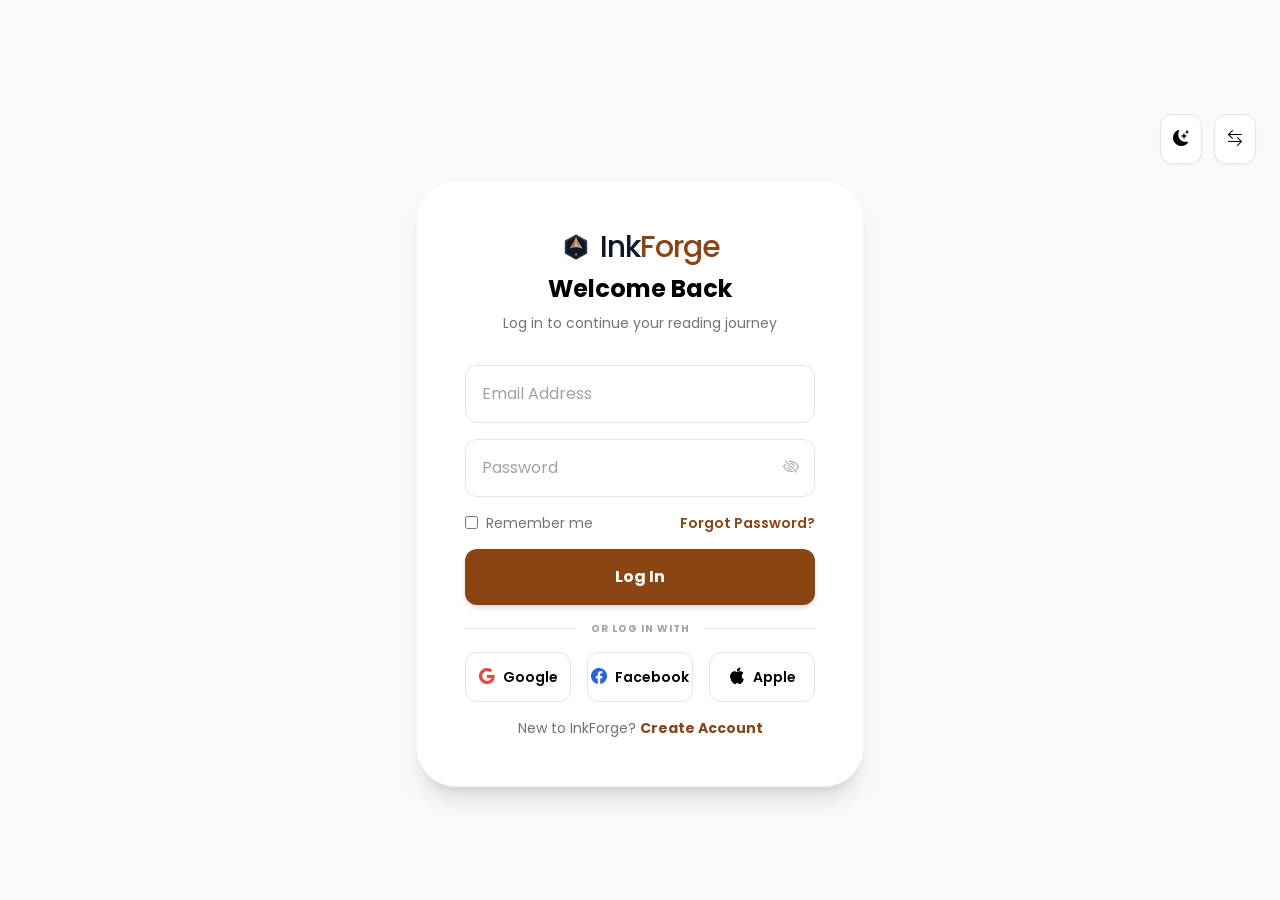
<file: login.html>
<!DOCTYPE html>
<html lang="en">
<head>
  <meta charset="UTF-8">
  <meta name="viewport" content="width=device-width, initial-scale=1.0">
  <title>InkForge | Log In</title>
  <link rel="icon" href="images/logo.jpeg">
  <script src="tailwind.js"></script>
  <link rel="stylesheet" href="https://cdn.jsdelivr.net/npm/bootstrap-icons@1.11.3/font/bootstrap-icons.min.css">
  <link href="https://fonts.googleapis.com/css2?family=Poppins:wght@300;400;500;600;700;900&display=swap" rel="stylesheet">
  
  <style>
    body { font-family: 'Poppins', sans-serif; transition: background 0.3s, color 0.3s; }
    [data-theme="dark"] body { background-color: #000000; color: #ffffff; }
    [data-theme="dark"] .auth-card { background-color: #0a0a0a; border-color: #27272a; }
    [data-theme="dark"] input { background-color: #18181b; border-color: #27272a; color: #ffffff; }
    [data-theme="dark"] input::placeholder { color: #71717a; }
    [data-theme="dark"] .btn-social { background-color: #18181b; border-color: #27272a; }
    [data-theme="dark"] .btn-social:hover { background-color: #27272a; }
    [data-theme="dark"] .theme-btn { background-color: #18181b !important; border-color: #27272a !important; color: #ffffff !important; }
    [data-theme="dark"] .text-slate-900 { color: #ffffff !important; }
    [data-theme="dark"] .title { color: #ffffff !important; }
    [data-theme="dark"] .text-zinc-500 { color: #a1a1aa !important; }
    [data-theme="dark"] .text-stone-500 { color: #a8a29e !important; }
  </style>
</head>
<body class="bg-stone-50 min-h-screen flex flex-col items-center justify-center p-4 sm:p-6 relative">

  <!-- Floating Controls -->
  <div class="w-full flex justify-end gap-3 mb-4">
    <button onclick="toggleTheme()" class="theme-btn bg-white border border-stone-200 p-3 rounded-xl shadow-sm hover:scale-105 transition"> <i class="themeIcon bi bi-moon-stars-fill"></i></button>
    <button onclick="toggleRTL()" class="theme-btn bg-white border border-stone-200 p-3 rounded-xl shadow-sm hover:scale-105 transition"> <i class="bi bi-arrow-left-right"></i></button>
  </div>

  <div class="auth-card bg-white p-8 md:p-12 rounded-[2.5rem] shadow-xl border border-stone-100 w-full max-w-md">
    
    <!-- Brand Name / Logo -->
    <div class="text-center mb-8">
     <h1 class="text-3xl text-slate-900 font-medium tracking-tight">
    <a href="index.html" class="flex items-center justify-center gap-2">
      <svg width="32" height="32" viewBox="0 0 100 100" xmlns="http://www.w3.org/2000/svg">
        <defs>
          <linearGradient id="logoGradLog" x1="0%" y1="0%" x2="100%" y2="100%">
            <stop offset="0%" stop-color="#8B4513" />
            <stop offset="100%" stop-color="#D2B48C" />
          </linearGradient>
          <linearGradient id="metalGradLog" x1="0%" y1="0%" x2="0%" y2="100%">
            <stop offset="0%" stop-color="#475569" />
            <stop offset="100%" stop-color="#1e293b" />
          </linearGradient>
        </defs>
        <polygon points="50,90 15,70 15,30 50,10 85,30 85,70" fill="url(#metalGradLog)" />
        <polygon points="50,85 20,67 20,33 50,15 80,33 80,67" fill="#0f172a" />
        <path d="M 50,20 L 70,55 L 50,50 L 30,55 Z" fill="url(#logoGradLog)" />
        <path d="M 50,80 C 40,65 60,65 50,80 Z" fill="url(#logoGradLog)" />
        <line x1="50" y1="20" x2="50" y2="45" stroke="#fff" stroke-width="2" />
        <circle cx="50" cy="47" r="2.5" fill="#fff" />
      </svg>
      <span>Ink<span style="color: #8B4513">Forge</span></span>
    </a>
  </h1>
      <h2 class="text-2xl font-bold mt-2">Welcome Back</h2>
      <p class="text-stone-500 text-sm mt-2">Log in to continue your reading journey</p>
    </div>

    <!-- LOGIN FORM -->
    <form class="space-y-4">
      <input type="email" placeholder="Email Address" class="w-full p-4 rounded-xl border border-stone-200 outline-none focus:border-[#8B4513] transition">
      
      <div class="relative">
        <input type="password" id="pass" placeholder="Password" class="w-full p-4 pe-12 rounded-xl border border-stone-200 outline-none focus:border-[#8B4513] transition">
        <i class="bi bi-eye-slash absolute end-4 top-1/2 -translate-y-1/2 cursor-pointer text-stone-400 hover:text-[#8B4513] transition" onclick="togglePass('pass')"></i>
      </div>

      <div class="flex items-center justify-between text-sm">
        <div class="flex items-center gap-2">
          <input type="checkbox" id="remember" class="accent-[#8B4513]">
          <label for="remember" class="text-stone-500">Remember me</label>
        </div>
        <a href="#" class="text-[#8B4513] font-semibold hover:underline">Forgot Password?</a>
      </div>
      
      <button class="w-full bg-[#8B4513] text-white font-bold py-4 rounded-xl hover:bg-[#A0522D] transition shadow-md">Log In</button>
    </form>

    <!-- SOCIAL LOGIN -->
    <div class="my-4 flex items-center gap-4">
      <div class="flex-grow h-px bg-stone-200"></div>
      <span class="text-[10px] text-stone-400 font-bold uppercase tracking-widest">Or log in with</span>
      <div class="flex-grow h-px bg-stone-200"></div>
    </div>

    <div class="grid grid-cols-3 gap-4">
      <button class="btn-social flex items-center justify-center gap-2 p-3 border border-stone-200 rounded-xl hover:bg-stone-50 transition font-semibold text-sm">
        <i class="bi bi-google text-red-500 text-lg lg:text-base"></i> <span class="hidden lg:inline">Google</span>
      </button>
      <button class="btn-social flex items-center justify-center gap-2 p-3 border border-stone-200 rounded-xl hover:bg-stone-50 transition font-semibold text-sm">
        <i class="bi bi-facebook text-blue-600 text-lg lg:text-base"></i> <span class="hidden lg:inline">Facebook</span>
      </button>
      <button class="btn-social flex items-center justify-center gap-2 p-3 border border-stone-200 rounded-xl hover:bg-stone-50 transition font-semibold text-sm">
        <i class="bi bi-apple text-lg lg:text-base"></i> <span class="hidden lg:inline">Apple</span>
      </button>
    </div>

    <!-- Sign Up Link -->
    <div class="text-center mt-4 text-sm">
      <p class="text-stone-500">New to InkForge? <a href="sign.html" class="text-[#8B4513] font-bold hover:underline">Create Account</a></p>
    </div>
  </div>

  <script>
    function togglePass(id) {
      const input = document.getElementById(id);
      const icon = input.nextElementSibling;
      if (input.type === "password") {
        input.type = "text";
        icon.classList.replace("bi-eye-slash", "bi-eye");
      } else {
        input.type = "password";
        icon.classList.replace("bi-eye", "bi-eye-slash");
      }
    }

    function toggleTheme() {
      const html = document.documentElement;
      html.setAttribute('data-theme', html.getAttribute('data-theme') === 'dark' ? 'light' : 'dark');
    }

    function toggleRTL() {
      document.documentElement.dir = document.documentElement.dir === 'rtl' ? 'ltr' : 'rtl';
    }
  </script>
</body>
</html>
</file>
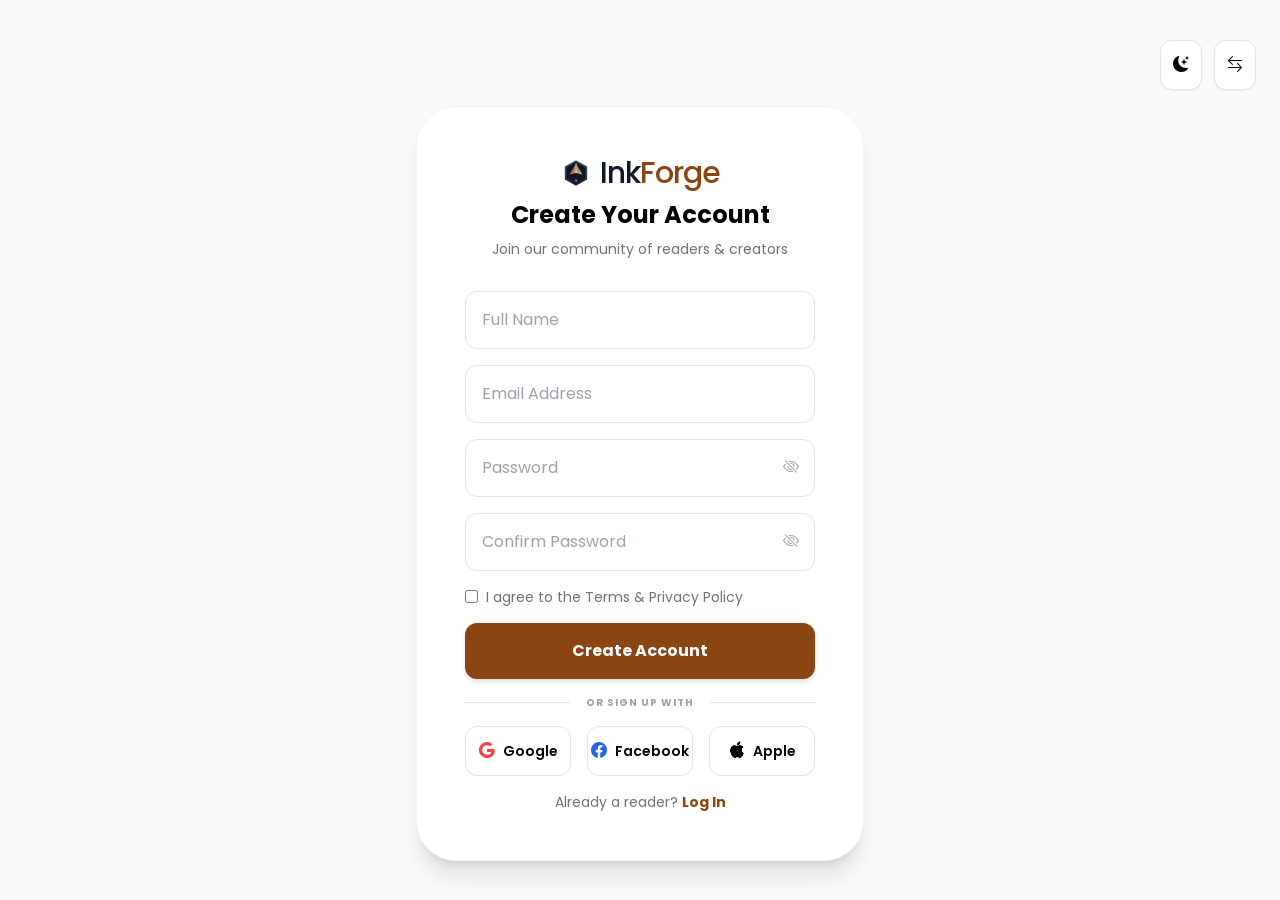
<file: sign.html>
<!DOCTYPE html>
<html lang="en">
<head>
  <meta charset="UTF-8">
  <meta name="viewport" content="width=device-width, initial-scale=1.0">
  <title>InkForge | Create Account</title>
  <link rel="icon" href="images/logo.jpeg">
  <script src="tailwind.js"></script>
  <link rel="stylesheet" href="https://cdn.jsdelivr.net/npm/bootstrap-icons@1.11.3/font/bootstrap-icons.min.css">
  <link href="https://fonts.googleapis.com/css2?family=Poppins:wght@300;400;500;600;700;900&display=swap" rel="stylesheet">
  
  <style>
    body { font-family: 'Poppins', sans-serif; transition: background 0.3s, color 0.3s; }
    [data-theme="dark"] body { background-color: #000000; color: #ffffff; }
    [data-theme="dark"] .auth-card { background-color: #0a0a0a; border-color: #27272a; }
    [data-theme="dark"] input { background-color: #18181b; border-color: #27272a; color: #ffffff; }
    [data-theme="dark"] input::placeholder { color: #71717a; }
    [data-theme="dark"] .btn-social { background-color: #18181b; border-color: #27272a; }
    [data-theme="dark"] .btn-social:hover { background-color: #27272a; }
    [data-theme="dark"] .theme-btn { background-color: #18181b !important; border-color: #27272a !important; color: #ffffff !important; }
    [data-theme="dark"] .text-slate-900 { color: #ffffff !important; }
    [data-theme="dark"] .title { color: #ffffff !important; }
    [data-theme="dark"] .text-zinc-500 { color: #a1a1aa !important; }
    [data-theme="dark"] .text-stone-500 { color: #a8a29e !important; }
  </style>
</head>
<body class="bg-stone-50 min-h-screen flex flex-col items-center justify-center p-4 sm:p-6 relative">

  <!-- Floating Controls -->
  <div class="w-full flex justify-end gap-3 mb-4">
    <button onclick="toggleTheme()" class="theme-btn bg-white border border-stone-200 p-3 rounded-xl shadow-sm hover:scale-105 transition"> <i class="themeIcon bi bi-moon-stars-fill"></i></button>
    <button onclick="toggleRTL()" class="theme-btn bg-white border border-stone-200 p-3 rounded-xl shadow-sm hover:scale-105 transition"> <i class="bi bi-arrow-left-right"></i></button>
  </div>

  <div class="auth-card bg-white p-8 md:p-12 rounded-[2.5rem] shadow-xl border border-stone-100 w-full max-w-md">
    
    <!-- Brand Name / Logo -->
    <div class="text-center mb-8">
     <h1 class="text-3xl text-slate-900 font-medium tracking-tight">
    <a href="index.html" class="flex items-center justify-center gap-2">
      <svg width="32" height="32" viewBox="0 0 100 100" xmlns="http://www.w3.org/2000/svg">
        <defs>
          <linearGradient id="logoGradSign" x1="0%" y1="0%" x2="100%" y2="100%">
            <stop offset="0%" stop-color="#8B4513" />
            <stop offset="100%" stop-color="#D2B48C" />
          </linearGradient>
          <linearGradient id="metalGradSign" x1="0%" y1="0%" x2="0%" y2="100%">
            <stop offset="0%" stop-color="#475569" />
            <stop offset="100%" stop-color="#1e293b" />
          </linearGradient>
        </defs>
        <polygon points="50,90 15,70 15,30 50,10 85,30 85,70" fill="url(#metalGradSign)" />
        <polygon points="50,85 20,67 20,33 50,15 80,33 80,67" fill="#0f172a" />
        <path d="M 50,20 L 70,55 L 50,50 L 30,55 Z" fill="url(#logoGradSign)" />
        <path d="M 50,80 C 40,65 60,65 50,80 Z" fill="url(#logoGradSign)" />
        <line x1="50" y1="20" x2="50" y2="45" stroke="#fff" stroke-width="2" />
        <circle cx="50" cy="47" r="2.5" fill="#fff" />
      </svg>
      <span>Ink<span style="color: #8B4513">Forge</span></span>
    </a>
  </h1>
      <h2 class="text-2xl font-bold mt-2">Create Your Account</h2>
      <p class="text-stone-500 text-sm mt-2">Join our community of readers & creators</p>
    </div>

    <!-- SIGNUP FORM -->
    <form class="space-y-4">
      <input type="text" placeholder="Full Name" class="w-full p-4 rounded-xl border border-stone-200 outline-none focus:border-[#8B4513] transition">
      <input type="email" placeholder="Email Address" class="w-full p-4 rounded-xl border border-stone-200 outline-none focus:border-[#8B4513] transition">
      
      <div class="relative">
        <input type="password" id="pass" placeholder="Password" class="w-full p-4 pe-12 rounded-xl border border-stone-200 outline-none focus:border-[#8B4513] transition">
        <i class="bi bi-eye-slash absolute end-4 top-1/2 -translate-y-1/2 cursor-pointer text-stone-400 hover:text-[#8B4513] transition" onclick="togglePass('pass')"></i>
      </div>

      <div class="relative">
        <input type="password" id="cpass" placeholder="Confirm Password" class="w-full p-4 pe-12 rounded-xl border border-stone-200 outline-none focus:border-[#8B4513] transition">
        <i class="bi bi-eye-slash absolute end-4 top-1/2 -translate-y-1/2 cursor-pointer text-stone-400 hover:text-[#8B4513] transition" onclick="togglePass('cpass')"></i>
      </div>

      <div class="flex items-center gap-2 text-sm">
        <input type="checkbox" id="terms" class="accent-[#8B4513]">
        <label for="terms" class="text-stone-500">I agree to the Terms & Privacy Policy</label>
      </div>
      
      <button class="w-full bg-[#8B4513] text-white font-bold py-4 rounded-xl hover:bg-[#A0522D] transition shadow-md">Create Account</button>
    </form>

    <!-- SOCIAL LOGIN -->
    <div class="my-4 flex items-center gap-4">
      <div class="flex-grow h-px bg-stone-200"></div>
      <span class="text-[10px] text-stone-400 font-bold uppercase tracking-widest">Or sign up with</span>
      <div class="flex-grow h-px bg-stone-200"></div>
    </div>

    <div class="grid grid-cols-3 gap-4">
      <button class="btn-social flex items-center justify-center gap-2 p-3 border border-stone-200 rounded-xl hover:bg-stone-50 transition font-semibold text-sm">
        <i class="bi bi-google text-red-500 text-lg lg:text-base"></i> <span class="hidden lg:inline">Google</span>
      </button>
      <button class="btn-social flex items-center justify-center gap-2 p-3 border border-stone-200 rounded-xl hover:bg-stone-50 transition font-semibold text-sm">
        <i class="bi bi-facebook text-blue-600 text-lg lg:text-base"></i> <span class="hidden lg:inline">Facebook</span>
      </button>
      <button class="btn-social flex items-center justify-center gap-2 p-3 border border-stone-200 rounded-xl hover:bg-stone-50 transition font-semibold text-sm">
        <i class="bi bi-apple text-lg lg:text-base"></i> <span class="hidden lg:inline">Apple</span>
      </button>
    </div>

    <!-- Login Link -->
    <div class="text-center mt-4 text-sm">
      <p class="text-stone-500">Already a reader? <a href="login.html" class="text-[#8B4513] font-bold hover:underline">Log In</a></p>
    </div>
  </div>

  <script>
    function togglePass(id) {
      const input = document.getElementById(id);
      const icon = input.nextElementSibling;
      if (input.type === "password") {
        input.type = "text";
        icon.classList.replace("bi-eye-slash", "bi-eye");
      } else {
        input.type = "password";
        icon.classList.replace("bi-eye", "bi-eye-slash");
      }
    }

    function toggleTheme() {
      const html = document.documentElement;
      html.setAttribute('data-theme', html.getAttribute('data-theme') === 'dark' ? 'light' : 'dark');
    }

    function toggleRTL() {
      document.documentElement.dir = document.documentElement.dir === 'rtl' ? 'ltr' : 'rtl';
    }
  </script>
</body>
</html>
</file>
